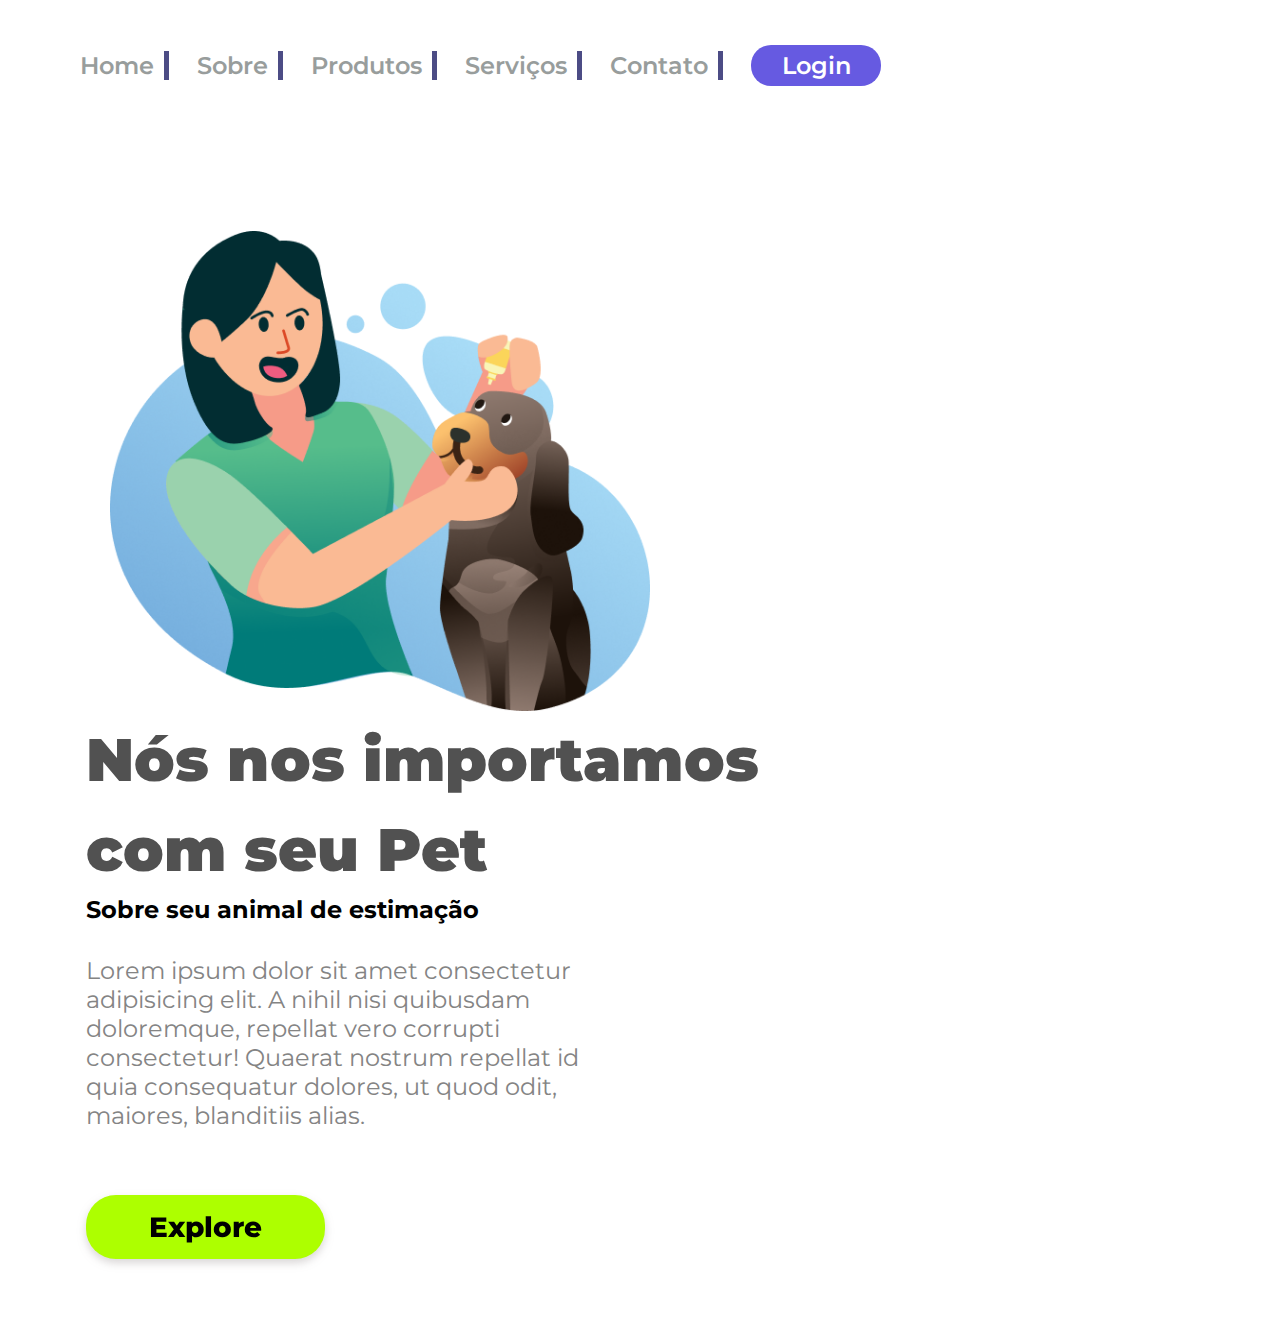
<file: index.html>
<!DOCTYPE html>
<html lang="pt-BR">
<head>
    <meta charset="UTF-8">
    <meta name="viewport" content="width=device-width, initial-scale=1.0">
    <link rel="stylesheet" href="./styles/index.css">
    <link rel="preconnect" href="https://fonts.googleapis.com">
    <link rel="preconnect" href="https://fonts.gstatic.com" crossorigin>
    <link href="https://fonts.googleapis.com/css2?family=Montserrat:ital,wght@0,100..900;1,100..900&display=swap" rel="stylesheet">
    <title>We Care Petshop</title>
</head>
<body>
    
    <header>
        <a class="link-header">Home</a>
        <a href="./sobre.html" class="link-header">Sobre</a>
        <a class="link-header">Produtos</a>
        <a class="link-header">Serviços</a>
        <a class="link-header">Contato</a>
        <button class="button-header">Login</button>
    </header>
    
    <main>
        <img src="./img/Illustration 2.png" alt="We-Care-Logo" class="logo-image">
        <section>
            <h1>Nós nos importamos<br>com seu Pet</h1>
            <h2>Sobre seu animal de estimação</h2>
            <p> Lorem ipsum dolor sit amet consectetur adipisicing elit.
                A nihil nisi quibusdam doloremque, repellat vero corrupti 
                consectetur! Quaerat nostrum repellat id quia consequatur 
                dolores, ut quod odit, maiores, blanditiis alias.
            </p>
            <button class="button-main">Explore</button> 
        </section>
           
    </main>
</body>

</html>
</file>
<file: styles/index.css>
*{
    font-family: "Montserrat", sans-serif;
    margin: 0;
    padding: 0;
    box-sizing: border-box;
}

.logo-image{
    margin-left: 110px;
    width: 540px;
    height: 480px;
    display: inline-block;
}
section{
    display: inline-block;
    margin-left: 86px;
}
header {
    margin: 45px 0 145px 80px;
}
.link-header{
    font-size: 24px;
    font-weight: 600;
    line-height: 29.26px;
    color: #989D9C;
    cursor: pointer;
    margin-right: 24px;
    text-decoration: none;
    border-right: 5px solid rgb(76, 76, 133);
    padding-right: 10px;
}
.button-header{
    background: #665AE1;
    border-radius: 20px;
    width: 130px;
    height: 41px;
    border: none;
    font-weight: 600;
    font-size: 24px;
    line-height: 29px;
    color: #FFFFFF;
    cursor: pointer;
}
h1 {
    font-weight: 900;
    font-size: 60px;
    line-height: 90px;
    color: #515151;
}
p {
    font-weight: 400;
    font-size: 24px;
    line-height: 29px;
    color: #848484;
    width: 515px;
    margin-top: 32px;
    margin-bottom: 65px;
}
.button-main {
    background: #ADFF00;
    border-radius: 30px;
    width: 239px;
    height: 64px;
    border: none;
    cursor: pointer;
    filter: drop-shadow(0px 4px 4px rgba(104, 93, 93, 0.25));
    font-weight: 800;
    font-size: 28px;
    line-height: 34px;
    color: black;
}
main {
    margin-bottom: 5%;
}
</file>
